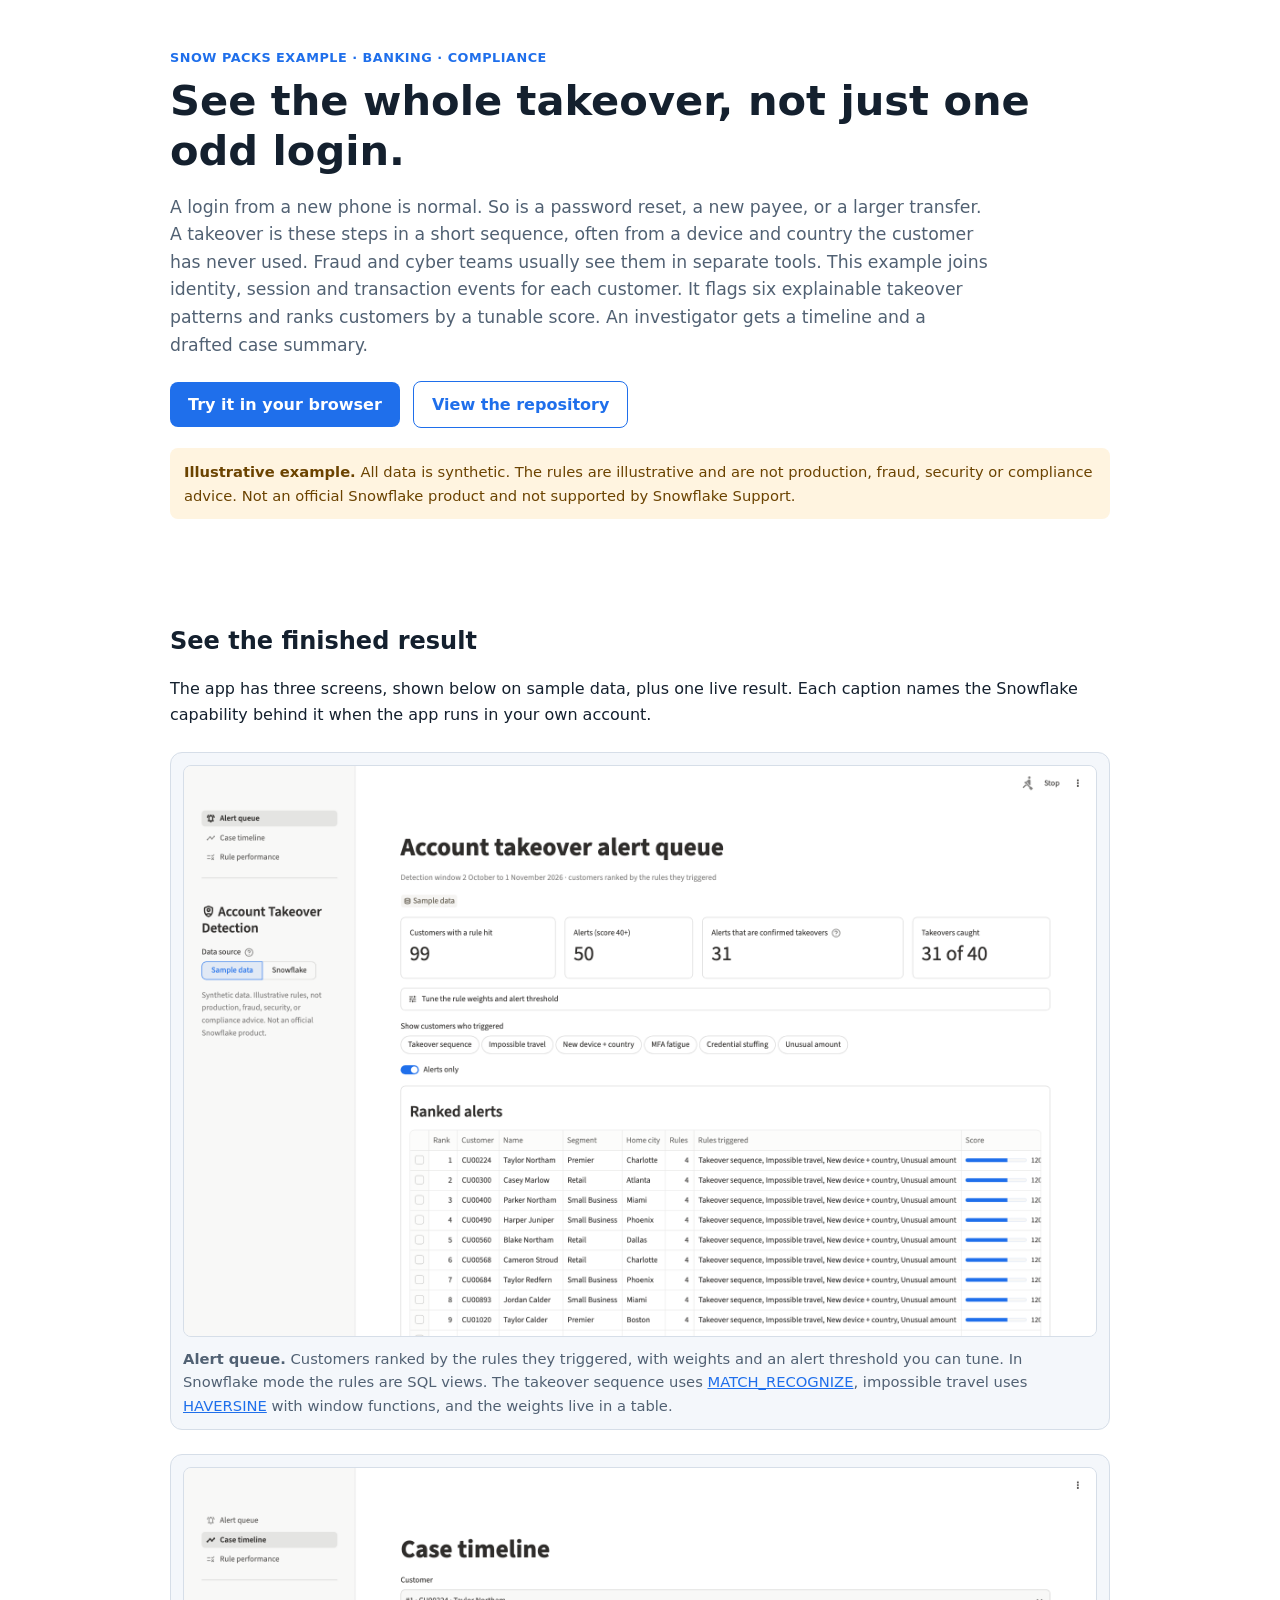
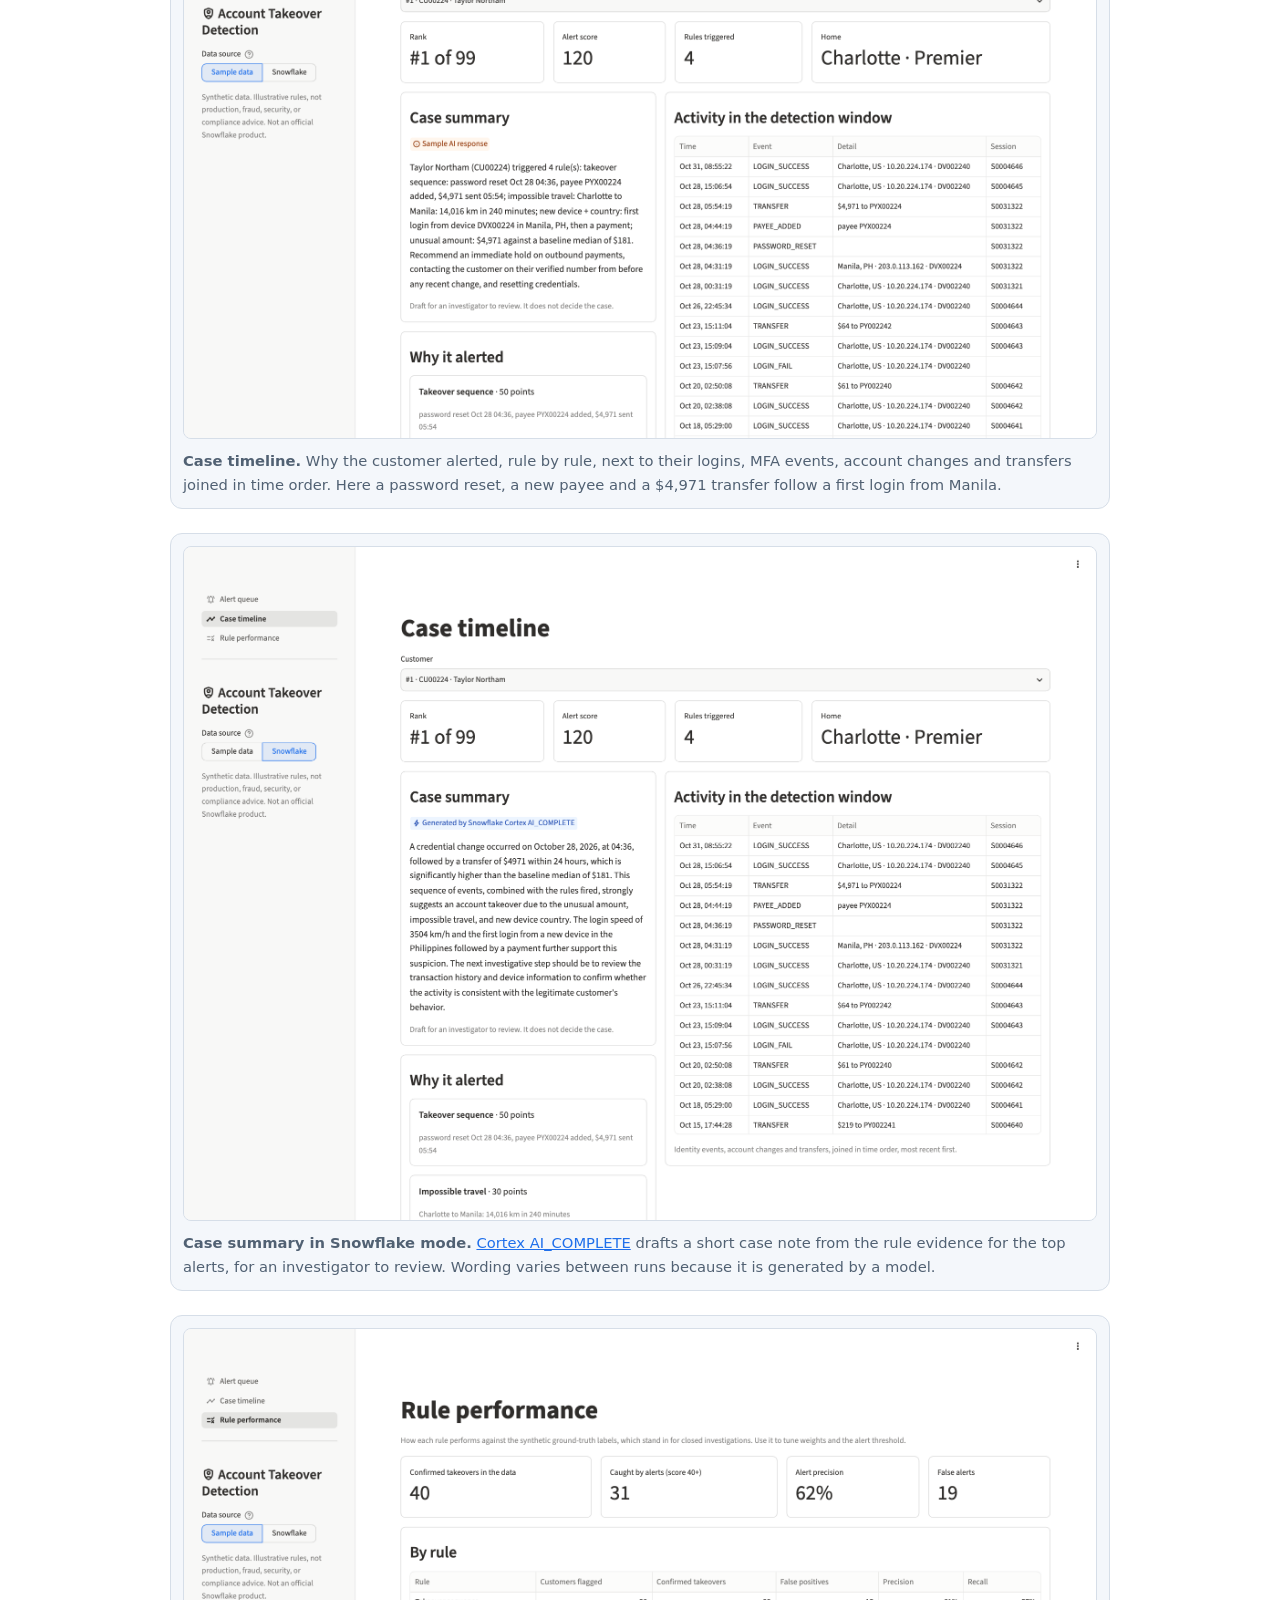
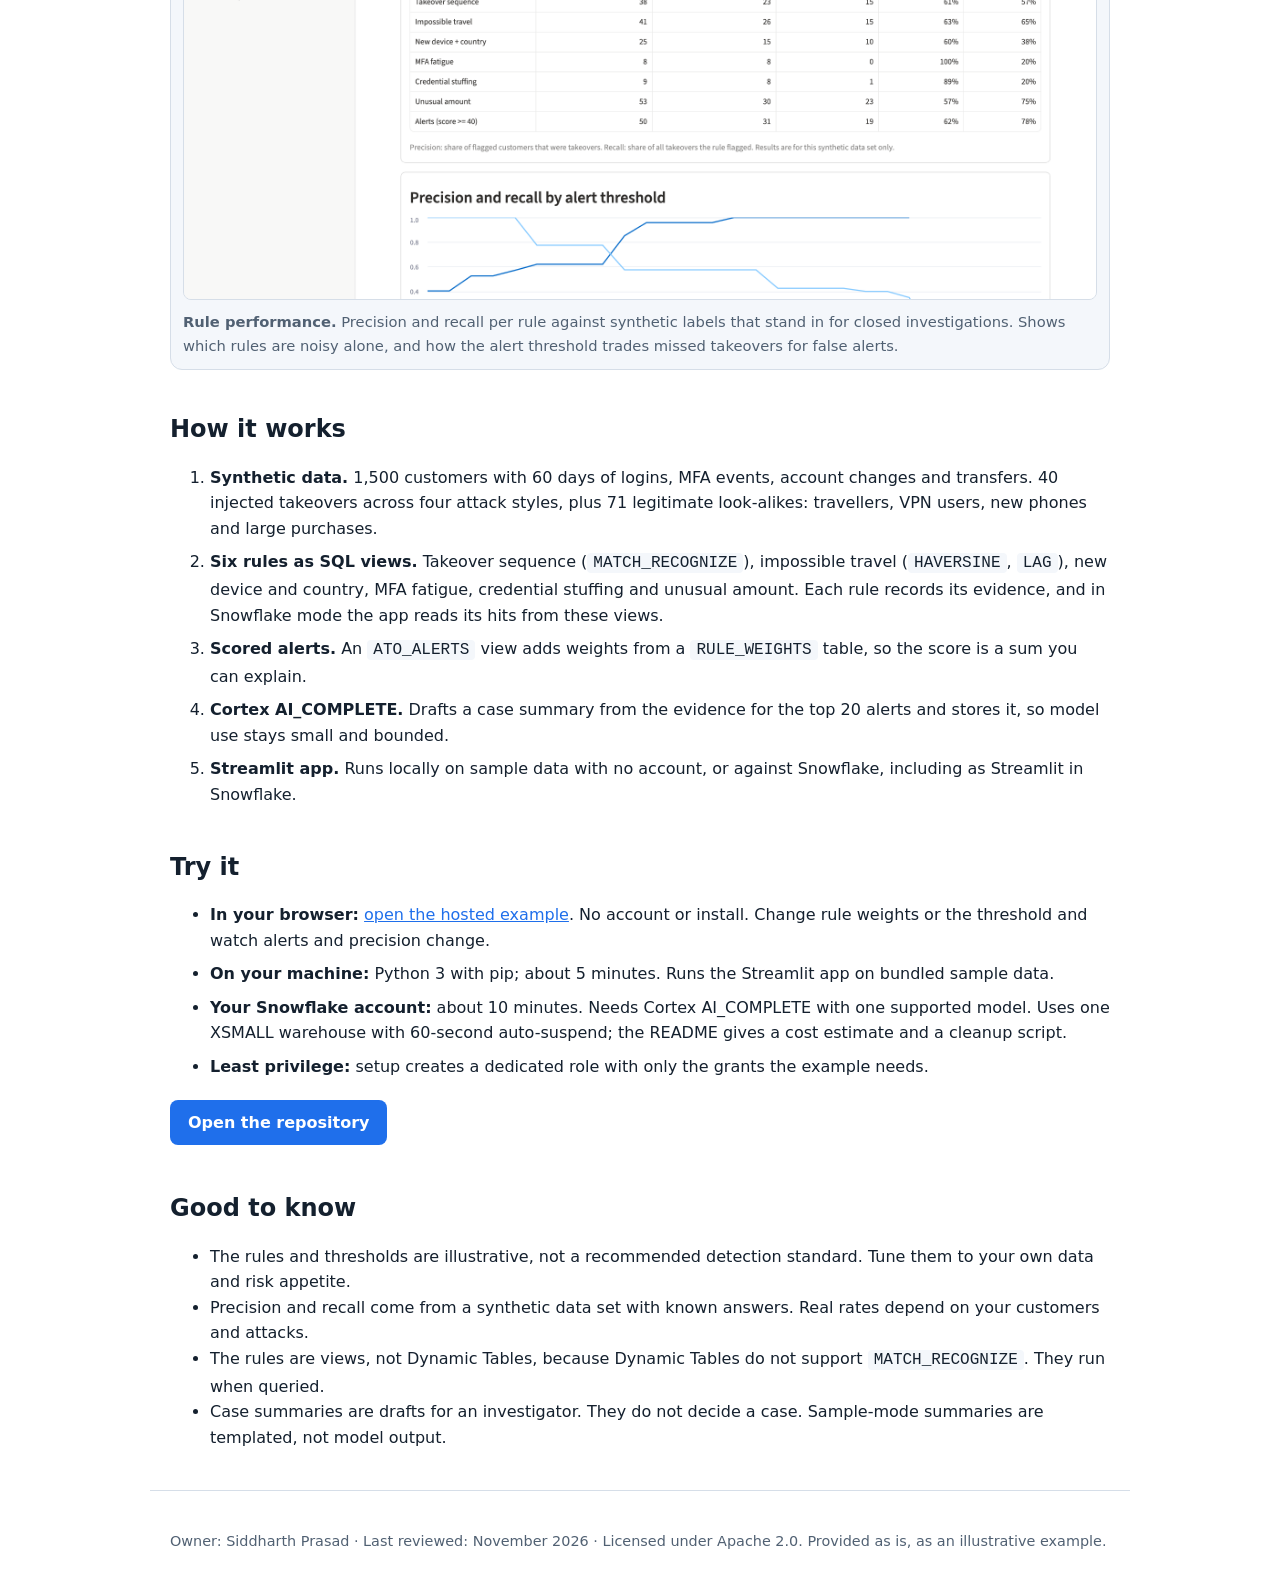
<file: index.html>
<!doctype html>
<html lang="en">
<head>
<meta charset="utf-8">
<meta name="viewport" content="width=device-width, initial-scale=1">
<title>Account Takeover Detection | Snow Packs example</title>
<meta name="description" content="An example that connects identity, session and transaction signals to flag explainable account takeover patterns for fraud investigators.">
<link rel="stylesheet" href="css/style.css">
</head>
<body>
<header class="wrap">
  <p class="eyebrow">Snow Packs example · Banking · Compliance</p>
  <h1>See the whole takeover, not just one odd login.</h1>
  <p class="lead">A login from a new phone is normal. So is a password reset, a new payee, or a larger transfer. A takeover is these steps in a short sequence, often from a device and country the customer has never used. Fraud and cyber teams usually see them in separate tools. This example joins identity, session and transaction events for each customer. It flags six explainable takeover patterns and ranks customers by a tunable score. An investigator gets a timeline and a drafted case summary.</p>
  <p class="cta">
    <a class="btn" href="try/">Try it in your browser</a>
    <a class="btn ghost" href="https://github.com/sfc-gh-siprasad/sfguide-account-takeover-detection">View the repository</a>
  </p>
  <p class="disclaimer" role="note"><strong>Illustrative example.</strong> All data is synthetic. The rules are illustrative and are not production, fraud, security or compliance advice. Not an official Snowflake product and not supported by Snowflake Support.</p>
</header>

<main class="wrap">
  <section aria-labelledby="see">
    <h2 id="see">See the finished result</h2>
    <p>The app has three screens, shown below on sample data, plus one live result. Each caption names the Snowflake capability behind it when the app runs in your own account.</p>

    <figure>
      <img src="docs/images/alerts.png" width="2000" height="1250" loading="lazy"
           alt="Alert queue with four headline numbers, rule filters, and a ranked table of customers with the rules they triggered and a score bar">
      <figcaption><strong>Alert queue.</strong> Customers ranked by the rules they triggered, with weights and an alert threshold you can tune. In Snowflake mode the rules are SQL views. The takeover sequence uses <a href="https://docs.snowflake.com/en/user-guide/match-recognize-introduction">MATCH_RECOGNIZE</a>, impossible travel uses <a href="https://docs.snowflake.com/en/sql-reference/functions/haversine">HAVERSINE</a> with window functions, and the weights live in a table.</figcaption>
    </figure>

    <figure>
      <img src="docs/images/case.png" width="2000" height="1250" loading="lazy"
           alt="Case timeline showing the rules that fired with evidence, and the customer's logins, account changes and transfers in time order, most recent first">
      <figcaption><strong>Case timeline.</strong> Why the customer alerted, rule by rule, next to their logins, MFA events, account changes and transfers joined in time order. Here a password reset, a new payee and a $4,971 transfer follow a first login from Manila.</figcaption>
    </figure>

    <figure>
      <img src="docs/images/case-live.png" width="2000" height="1475" loading="lazy"
           alt="Case timeline in Snowflake mode with a case summary badged Generated by Snowflake Cortex AI_COMPLETE">
      <figcaption><strong>Case summary in Snowflake mode.</strong> <a href="https://docs.snowflake.com/en/sql-reference/functions/ai_complete">Cortex AI_COMPLETE</a> drafts a short case note from the rule evidence for the top alerts, for an investigator to review. Wording varies between runs because it is generated by a model.</figcaption>
    </figure>

    <figure>
      <img src="docs/images/rules.png" width="2000" height="1250" loading="lazy"
           alt="Rule performance with precision and recall per rule against synthetic labels, and a chart of precision and recall by alert threshold">
      <figcaption><strong>Rule performance.</strong> Precision and recall per rule against synthetic labels that stand in for closed investigations. Shows which rules are noisy alone, and how the alert threshold trades missed takeovers for false alerts.</figcaption>
    </figure>
  </section>

  <section aria-labelledby="how">
    <h2 id="how">How it works</h2>
    <ol class="steps">
      <li><strong>Synthetic data.</strong> 1,500 customers with 60 days of logins, MFA events, account changes and transfers. 40 injected takeovers across four attack styles, plus 71 legitimate look-alikes: travellers, VPN users, new phones and large purchases.</li>
      <li><strong>Six rules as SQL views.</strong> Takeover sequence (<code>MATCH_RECOGNIZE</code>), impossible travel (<code>HAVERSINE</code>, <code>LAG</code>), new device and country, MFA fatigue, credential stuffing and unusual amount. Each rule records its evidence, and in Snowflake mode the app reads its hits from these views.</li>
      <li><strong>Scored alerts.</strong> An <code>ATO_ALERTS</code> view adds weights from a <code>RULE_WEIGHTS</code> table, so the score is a sum you can explain.</li>
      <li><strong>Cortex AI_COMPLETE.</strong> Drafts a case summary from the evidence for the top 20 alerts and stores it, so model use stays small and bounded.</li>
      <li><strong>Streamlit app.</strong> Runs locally on sample data with no account, or against Snowflake, including as Streamlit in Snowflake.</li>
    </ol>
  </section>

  <section aria-labelledby="try">
    <h2 id="try">Try it</h2>
    <ul class="facts">
      <li><strong>In your browser:</strong> <a href="try/">open the hosted example</a>. No account or install. Change rule weights or the threshold and watch alerts and precision change.</li>
      <li><strong>On your machine:</strong> Python 3 with pip; about 5 minutes. Runs the Streamlit app on bundled sample data.</li>
      <li><strong>Your Snowflake account:</strong> about 10 minutes. Needs Cortex AI_COMPLETE with one supported model. Uses one XSMALL warehouse with 60-second auto-suspend; the README gives a cost estimate and a cleanup script.</li>
      <li><strong>Least privilege:</strong> setup creates a dedicated role with only the grants the example needs.</li>
    </ul>
    <p><a class="btn" href="https://github.com/sfc-gh-siprasad/sfguide-account-takeover-detection">Open the repository</a></p>
  </section>

  <section aria-labelledby="limits">
    <h2 id="limits">Good to know</h2>
    <ul>
      <li>The rules and thresholds are illustrative, not a recommended detection standard. Tune them to your own data and risk appetite.</li>
      <li>Precision and recall come from a synthetic data set with known answers. Real rates depend on your customers and attacks.</li>
      <li>The rules are views, not Dynamic Tables, because Dynamic Tables do not support <code>MATCH_RECOGNIZE</code>. They run when queried.</li>
      <li>Case summaries are drafts for an investigator. They do not decide a case. Sample-mode summaries are templated, not model output.</li>
    </ul>
  </section>
</main>

<footer class="wrap">
  <p>Owner: Siddharth Prasad · Last reviewed: November 2026 · Licensed under Apache 2.0. Provided as is, as an illustrative example.</p>
</footer>
</body>
</html>
</file>
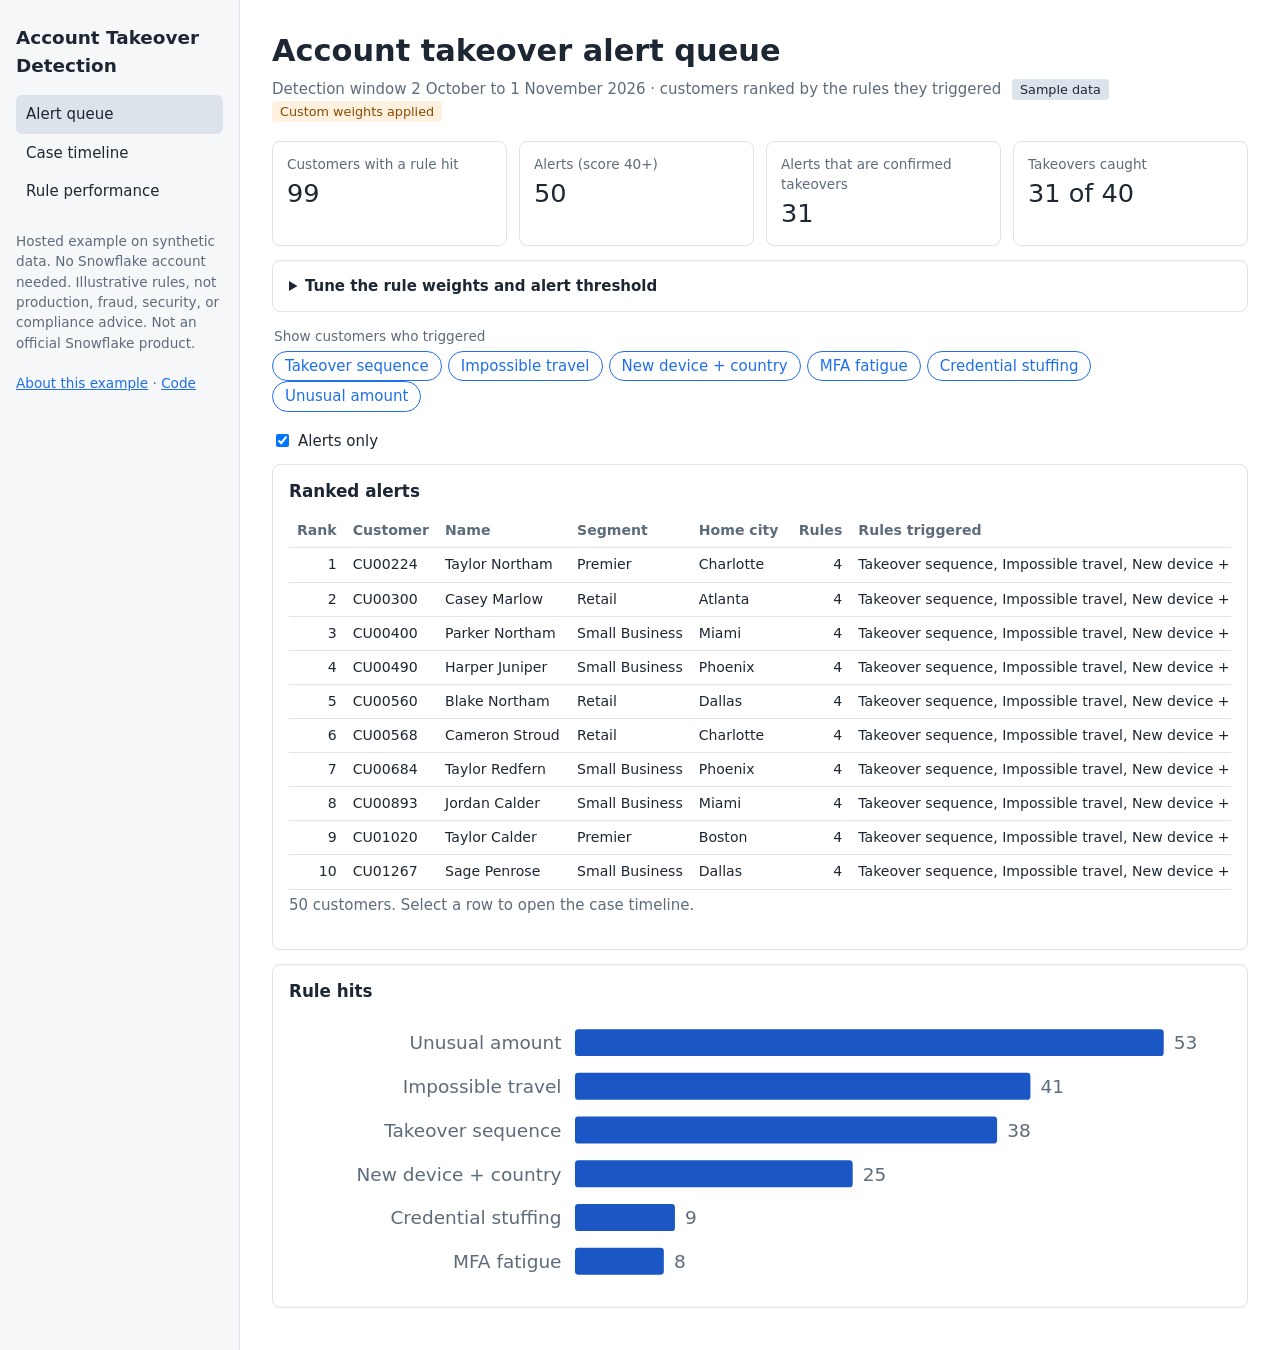
<file: try/index.html>
<!doctype html>
<html lang="en">
<head>
<meta charset="utf-8">
<meta name="viewport" content="width=device-width, initial-scale=1">
<title>Try Account Takeover Detection | sample data</title>
<link rel="stylesheet" href="try.css">
</head>
<body>
<div class="layout">
  <aside class="side">
    <p class="brand">Account Takeover Detection</p>
    <nav aria-label="Pages">
      <button class="nav active" data-page="alerts">Alert queue</button>
      <button class="nav" data-page="case">Case timeline</button>
      <button class="nav" data-page="rules">Rule performance</button>
    </nav>
    <p class="note">Hosted example on synthetic data. No Snowflake account needed. Illustrative rules, not production, fraud, security, or compliance advice. Not an official Snowflake product.</p>
    <p class="note"><a href="../">About this example</a> · <a href="https://github.com/sfc-gh-siprasad/sfguide-account-takeover-detection">Code</a></p>
  </aside>

  <main>
    <section id="alerts" class="page" aria-labelledby="h-alerts">
      <h1 id="h-alerts">Account takeover alert queue</h1>
      <p class="sub">Detection window <span data-window></span> · customers ranked by the rules they triggered <span class="badge">Sample data</span> <span class="badge warn" id="custom-badge" hidden>Custom weights applied</span></p>
      <div class="kpis" id="kpis"></div>
      <details class="card">
        <summary><strong>Tune the rule weights and alert threshold</strong></summary>
        <p class="sub">Points added when a rule fires. The queue re-ranks as you change them. In Snowflake these live in the RULE_WEIGHTS table.</p>
        <div class="weights" id="weights"></div>
        <label class="pick">Alert threshold (score): <strong id="thr-label"></strong>
          <input type="range" id="threshold" min="5" max="150" step="5"></label>
        <button type="button" class="chip" id="reset">Reset to defaults</button>
      </details>
      <div class="filters">
        <fieldset><legend>Show customers who triggered</legend><span id="rule-filters"></span></fieldset>
        <label class="toggle"><input type="checkbox" id="only-alerts" checked> Alerts only</label>
      </div>
      <div class="card"><h2>Ranked alerts</h2><div class="scroll tall"><table id="alert-table"></table></div>
        <p class="sub" id="alert-note"></p></div>
      <div class="card"><h2>Rule hits</h2><div id="chart-hits" class="chart"></div></div>
    </section>

    <section id="case" class="page" hidden aria-labelledby="h-case">
      <h1 id="h-case">Case timeline</h1>
      <label class="pick">Customer <select id="case-pick"></select></label>
      <div class="kpis" id="case-kpis"></div>
      <div class="grid">
        <div>
          <div class="card"><h2>Case summary</h2><span class="badge warn">Sample AI response</span>
            <p id="case-summary"></p>
            <p class="sub">In your Snowflake account, Cortex AI_COMPLETE drafts this for the top alerts. A draft for an investigator to review; it does not decide the case.</p></div>
          <div class="card"><h2>Why it alerted</h2><div id="case-why"></div></div>
        </div>
        <div class="card"><h2>Activity in the detection window</h2><div class="scroll tall"><table id="case-timeline"></table></div>
          <p class="sub">Identity events, account changes and transfers, joined in time order, most recent first.</p></div>
      </div>
    </section>

    <section id="rules" class="page" hidden aria-labelledby="h-rules">
      <h1 id="h-rules">Rule performance</h1>
      <p class="sub">How each rule performs against the synthetic ground-truth labels, which stand in for closed investigations.</p>
      <div class="kpis" id="perf-kpis"></div>
      <div class="card"><h2>By rule</h2><div class="scroll"><table id="perf-table"></table></div>
        <p class="sub">Precision: share of flagged customers that were takeovers. Recall: share of all takeovers the rule flagged. Results are for this synthetic data set only.</p></div>
      <div class="card"><h2>Precision and recall by alert threshold</h2><div id="chart-pr" class="chart"></div></div>
      <div class="card"><h2>Where the false positives come from</h2>
        <ul>
          <li><strong>Takeover sequence</strong> also fires for customers who change their phone and pay a new contractor the same day.</li>
          <li><strong>Impossible travel</strong> fires for corporate VPNs, and when a traveller logs in again after landing.</li>
          <li><strong>New device + country</strong> fires for travellers who buy a local phone.</li>
          <li><strong>Unusual amount</strong> fires for one-off large purchases.</li>
        </ul>
        <p>No single rule is enough; the score rewards combinations, such as a credential change followed by a new payee from a new device abroad.</p></div>
    </section>
  </main>
</div>
<script src="data.js"></script>
<script src="score.js"></script>
<script src="app.js"></script>
</body>
</html>
</file>
<file: css/style.css>
:root{--bg:#fff;--fg:#14202e;--muted:#516173;--accent:#1f6feb;--card:#f4f7fb;--border:#d6dee8;--warn:#fff4e0;--warnfg:#6b4300}
@media (prefers-color-scheme:dark){:root{--bg:#0e1621;--fg:#e8eef6;--muted:#a3b2c4;--accent:#6aa9ff;--card:#16212f;--border:#2b3a4d;--warn:#3a2c10;--warnfg:#ffd89a}}
*{box-sizing:border-box}
body{margin:0;background:var(--bg);color:var(--fg);font:16px/1.6 system-ui,-apple-system,Segoe UI,Roboto,sans-serif}
.wrap{max-width:980px;margin:0 auto;padding:24px 20px}
.eyebrow{color:var(--accent);font-weight:600;letter-spacing:.04em;text-transform:uppercase;font-size:.8rem;margin:24px 0 8px}
h1{font-size:clamp(1.7rem,4.5vw,2.6rem);line-height:1.2;margin:0 0 16px}
h2{font-size:1.5rem;margin:40px 0 8px}
.lead{font-size:1.08rem;color:var(--muted);max-width:75ch}
a{color:var(--accent)}
.btn{display:inline-block;background:var(--accent);color:#fff;padding:10px 18px;border-radius:8px;text-decoration:none;font-weight:600;margin:4px 8px 4px 0}
.btn.ghost{background:transparent;color:var(--accent);border:1px solid var(--accent)}
.disclaimer{background:var(--warn);color:var(--warnfg);border-radius:8px;padding:12px 14px;font-size:.92rem}
figure{margin:24px 0;background:var(--card);border:1px solid var(--border);border-radius:12px;padding:12px}
figure img{width:100%;height:auto;border-radius:8px;border:1px solid var(--border);display:block}
figcaption{color:var(--muted);font-size:.92rem;margin-top:10px}
.steps li,.facts li{margin:8px 0}
code{background:var(--card);padding:1px 6px;border-radius:4px}
footer{border-top:1px solid var(--border);margin-top:40px;color:var(--muted);font-size:.9rem}
@media (max-width:600px){.wrap{padding:16px 14px}.btn{display:block;text-align:center;margin:8px 0}}
</file>
<file: try/try.css>
:root{--bg:#fff;--side:#f6f7f9;--fg:#1d2733;--muted:#5d6b7b;--accent:#1f6feb;--card:#fff;--border:#dde3ea;--warnbg:#fff1df;--warnfg:#8a4b00;--c1:#1a56c4;--c2:#83b9ff;--c3:#e8432e;--c4:#f3a59a}
@media (prefers-color-scheme:dark){:root{--bg:#0f1620;--side:#151e2a;--fg:#e7edf5;--muted:#a1afc0;--accent:#6aa9ff;--card:#141d29;--border:#2a3748;--warnbg:#3b2a12;--warnfg:#ffcf8f}}
*{box-sizing:border-box}
body{margin:0;background:var(--bg);color:var(--fg);font:15px/1.5 system-ui,-apple-system,Segoe UI,Roboto,sans-serif}
.layout{display:grid;grid-template-columns:240px 1fr;min-height:100vh}
.side{background:var(--side);border-right:1px solid var(--border);padding:24px 16px}
.brand{font-weight:700;font-size:1.15rem;margin:0 0 16px}
.nav{display:block;width:100%;text-align:left;background:none;border:0;color:var(--fg);padding:8px 10px;border-radius:6px;font:inherit;cursor:pointer}
.nav.active,.nav:hover{background:var(--border)}
.nav:focus-visible,button:focus-visible,select:focus-visible{outline:2px solid var(--accent);outline-offset:2px}
.note{color:var(--muted);font-size:.85rem;margin-top:20px}
.note a{color:var(--accent)}
main{padding:28px 32px;max-width:1300px;width:100%}
h1{font-size:1.9rem;margin:0 0 4px}
h2{font-size:1.05rem;margin:0 0 10px}
.sub{color:var(--muted);margin:0 0 18px}
.badge{display:inline-block;background:var(--border);color:var(--fg);border-radius:4px;padding:1px 8px;font-size:.8rem;margin-left:6px}
.badge.warn{background:var(--warnbg);color:var(--warnfg);margin-left:0}
.kpis{display:grid;grid-template-columns:repeat(auto-fit,minmax(150px,1fr));gap:12px;margin-bottom:14px}
.kpi{border:1px solid var(--border);border-radius:8px;padding:12px 14px;background:var(--card)}
.kpi span{display:block;color:var(--muted);font-size:.85rem}
.kpi strong{font-size:1.6rem;font-weight:500}
.grid{display:grid;grid-template-columns:1fr 1fr;gap:14px}
.card{border:1px solid var(--border);border-radius:8px;padding:14px 16px;background:var(--card);margin-bottom:14px}
.chart svg{width:100%;height:auto;display:block}
.chart text{fill:var(--muted);font-size:11px}
.legend{display:flex;gap:14px;flex-wrap:wrap;color:var(--muted);font-size:.85rem;margin-top:6px}
.legend i{display:inline-block;width:10px;height:10px;margin-right:5px;border-radius:2px;vertical-align:middle}
.scroll{overflow:auto;max-height:340px}
.scroll.tall{max-height:380px}
table{border-collapse:collapse;width:100%;font-size:.88rem}
th,td{text-align:left;padding:6px 8px;border-bottom:1px solid var(--border);white-space:nowrap}
th{position:sticky;top:0;background:var(--card);color:var(--muted);font-weight:600}
td.num,th.num{text-align:right}
.bar{display:inline-block;height:6px;background:var(--c1);border-radius:3px;vertical-align:middle;margin-right:6px}
.filters fieldset{border:0;padding:0;margin:0 0 12px}
.filters legend{color:var(--muted);font-size:.85rem;margin-bottom:4px}
.chip{border:1px solid var(--accent);background:none;color:var(--accent);border-radius:999px;padding:3px 12px;margin-right:6px;font:inherit;cursor:pointer}
.chip[aria-pressed=true]{background:var(--accent);color:#fff}
.pick{display:block;margin:4px 0 12px;color:var(--muted)}
.pick select{display:block;margin-top:4px;width:100%;max-width:420px;padding:7px;border:1px solid var(--border);border-radius:6px;background:var(--card);color:var(--fg);font:inherit}
#suggestions{display:flex;flex-wrap:wrap;gap:8px;margin-top:10px}
#suggestions button{border:1px solid var(--border);background:var(--card);color:var(--fg);border-radius:8px;padding:8px 12px;font:inherit;cursor:pointer;text-align:left}
#suggestions button:hover{border-color:var(--accent)}
.msg{border-radius:8px;padding:12px 14px;margin-bottom:12px}
.msg.user{background:var(--side)}
.msg.bot{border:1px solid var(--border)}
.msg .label{display:inline-block;background:var(--warnbg);color:var(--warnfg);border-radius:4px;padding:1px 8px;font-size:.78rem;margin:8px 0}
.src{border-left:3px solid var(--accent);padding:4px 10px;margin:8px 0}
.src p{margin:2px 0 0;color:var(--muted);font-size:.88rem}
@media (max-width:820px){.layout{grid-template-columns:1fr}.side{border-right:0;border-bottom:1px solid var(--border)}.nav{display:inline-block;width:auto}main{padding:18px 14px}.grid{grid-template-columns:1fr}}
.layout>*,.grid>*,.kpis>*{min-width:0}
@media (max-width:820px){.kpis{grid-template-columns:repeat(2,minmax(0,1fr))}.note{overflow-wrap:anywhere}}
.kpi small{display:block;color:var(--muted);font-size:.8rem;margin-top:2px}
.kpis.three{grid-template-columns:repeat(auto-fit,minmax(200px,1fr))}
details.card summary{cursor:pointer}
.weights{display:grid;grid-template-columns:repeat(auto-fill,minmax(180px,1fr));gap:10px;margin:8px 0 12px}
.weights label{display:flex;flex-direction:column;color:var(--muted);font-size:.85rem}
.weights input{margin-top:3px;padding:6px;border:1px solid var(--border);border-radius:6px;background:var(--card);color:var(--fg);font:inherit;width:100%}
.filters{display:flex;flex-wrap:wrap;gap:18px;align-items:flex-end;margin-bottom:12px}
.filters fieldset{margin:0}
.toggle{color:var(--fg);display:flex;gap:6px;align-items:center}
input[type=range]{display:block;width:100%;max-width:520px;margin-top:6px;accent-color:var(--accent)}
tr.clickable{cursor:pointer}
tr.clickable:hover,tr.clickable:focus{background:var(--side);outline:none}
ul{padding-left:20px}
.pick select{max-width:100%;text-overflow:ellipsis}
.pick{max-width:100%}
#finding-context{width:100%;table-layout:fixed}
#finding-context td,#finding-context th{white-space:normal;overflow-wrap:anywhere}
#finding-context th:first-child,#finding-context td:first-child{width:38%}
.why{border:1px solid var(--border);border-radius:8px;padding:8px 12px;margin-bottom:8px}
.why p{margin:4px 0 0}
#case-timeline td{white-space:normal;overflow-wrap:anywhere}
.grid>div>.card{margin-bottom:16px}
</file>
